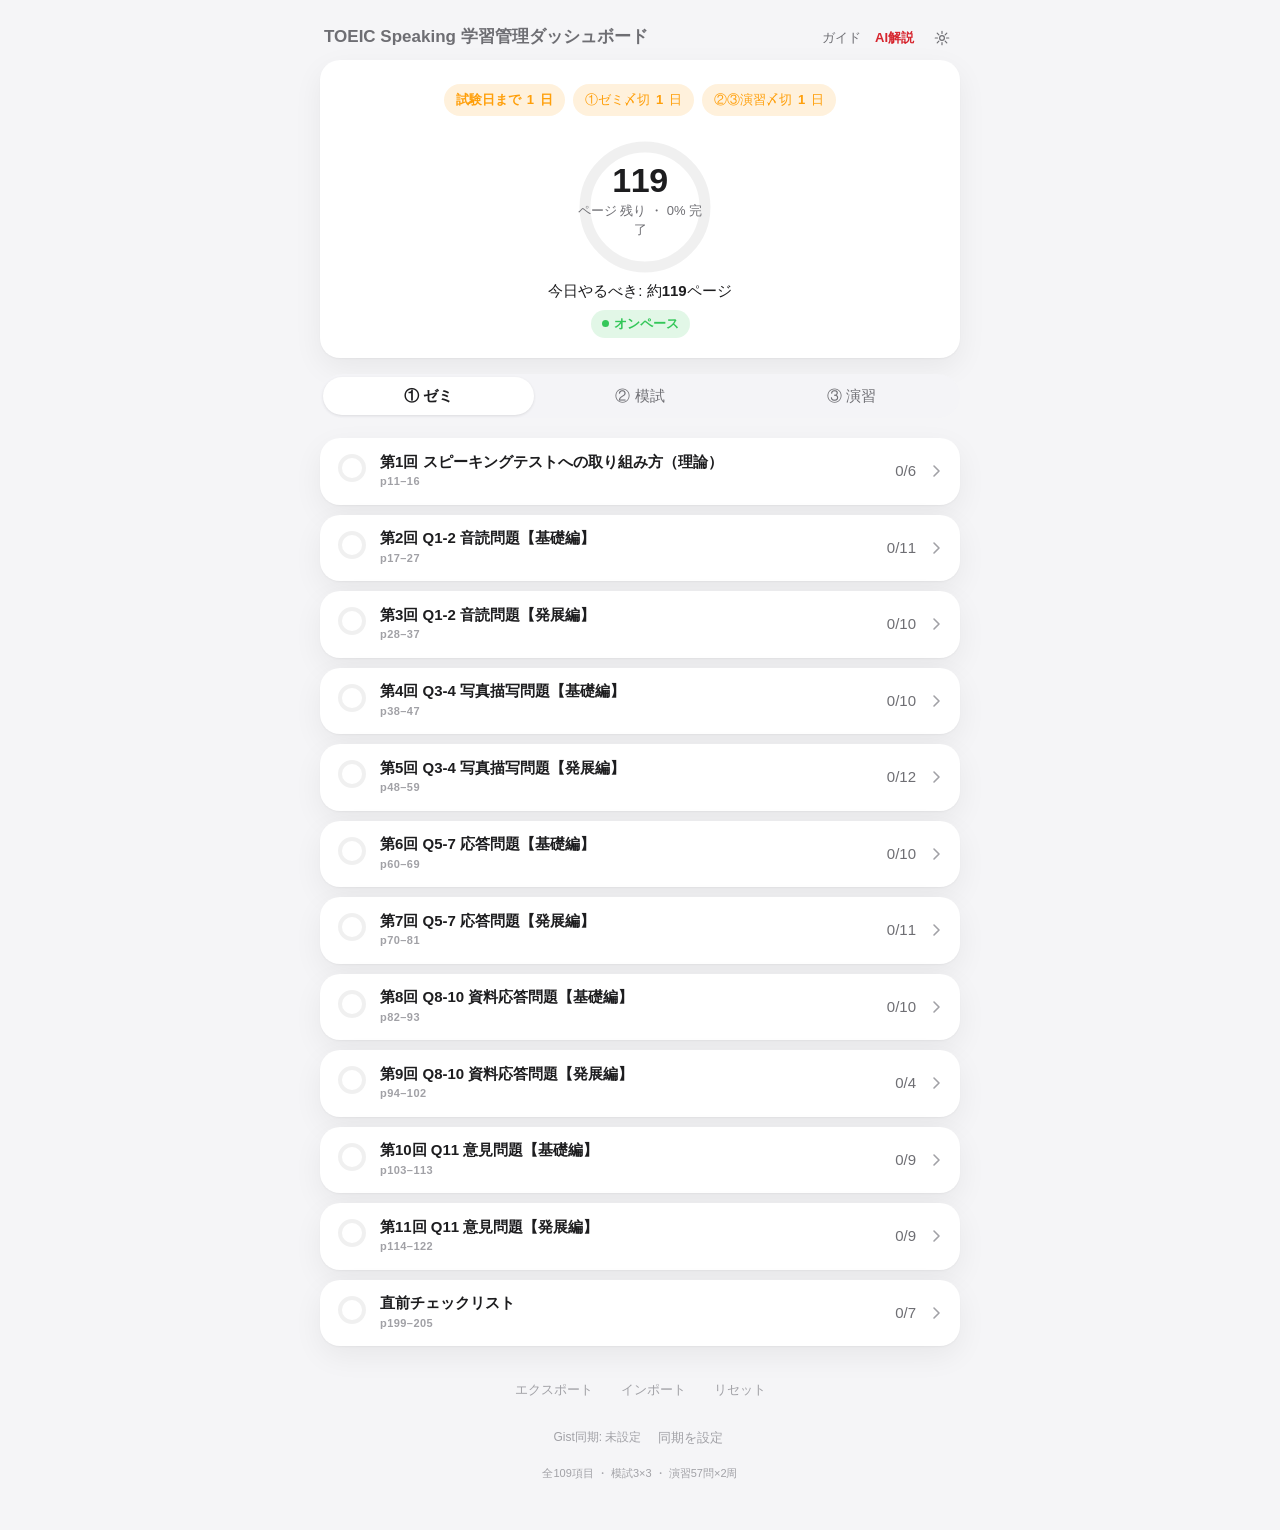
<file: index.html>
<!DOCTYPE html>
<html lang="ja">

<head>
  <meta charset="UTF-8">
  <meta name="viewport" content="width=device-width, initial-scale=1, viewport-fit=cover">
  <meta name="color-scheme" content="light dark">
  <title>TOEIC Speaking 学習管理ダッシュボード</title>
  <link rel="stylesheet" href="assets/styles.css">
</head>

<body>
  <main class="app" id="app">
    <!-- app.js が動的にレンダリングする。JS無効時のフォールバック文言のみ置く。 -->
    <noscript>
      <p style="padding:24px;text-align:center;">
        このダッシュボードの利用には JavaScript が必要です。
      </p>
    </noscript>
  </main>

  <!-- 非module・プレーンな defer スクリプト。読み込み順は data.js → app.js → sync.js。 -->
  <script defer src="assets/data.js"></script>
  <script defer src="assets/app.js"></script>
  <script defer src="assets/sync.js"></script>
</body>

</html>
</file>
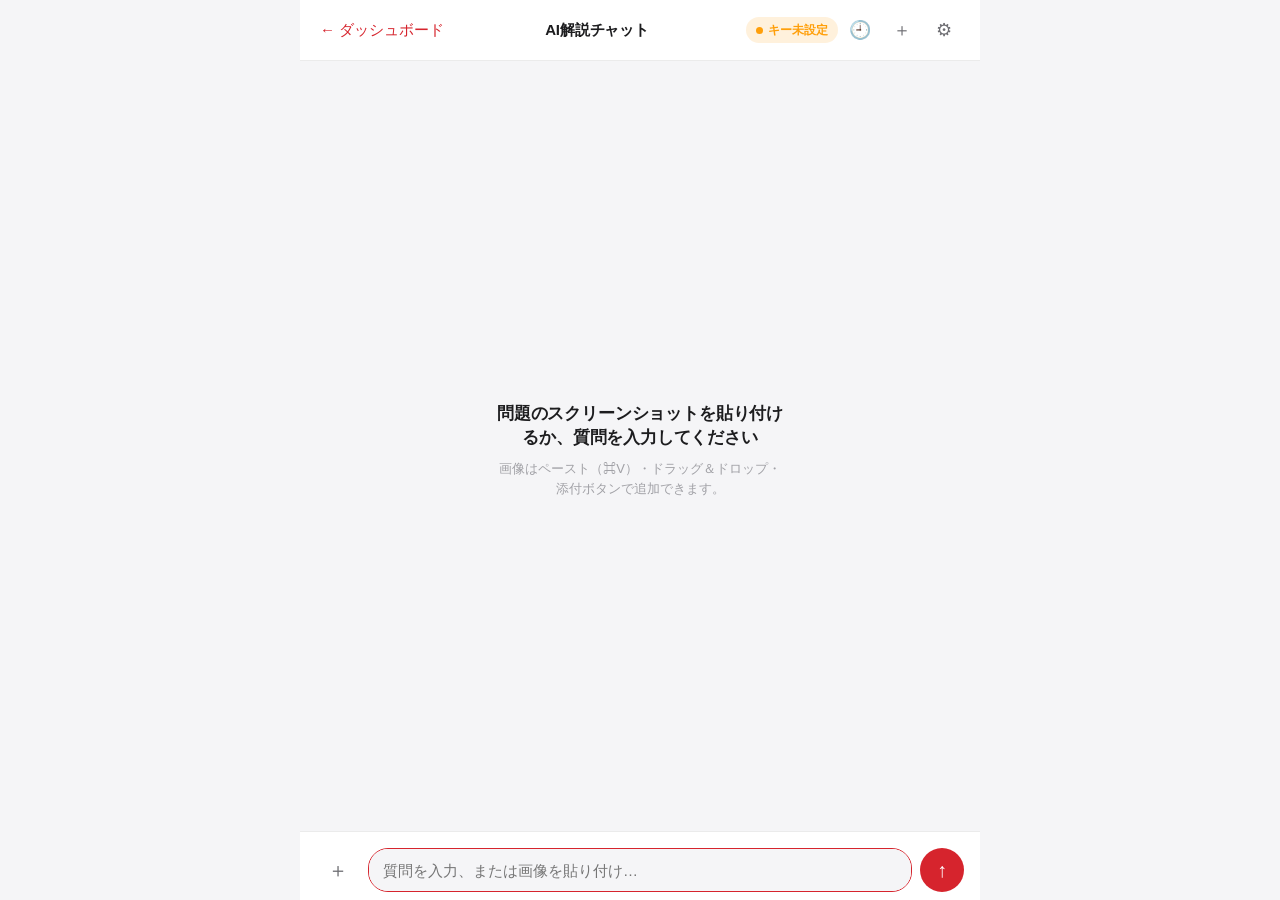
<file: chat.html>
<!DOCTYPE html>
<html lang="ja">

<head>
  <meta charset="UTF-8">
  <meta name="viewport" content="width=device-width, initial-scale=1, viewport-fit=cover">
  <meta name="color-scheme" content="light dark">
  <title>AI解説チャット — TOEIC Speaking 学習管理ダッシュボード</title>
  <link rel="stylesheet" href="assets/styles.css">
  <link rel="stylesheet" href="assets/chat.css">
</head>

<body>
  <div class="chat-shell">
    <!-- ヘッダ -->
    <header class="chat-header">
      <a class="chat-header__back" href="index.html">← ダッシュボード</a>
      <h1 class="chat-header__title">AI解説チャット</h1>
      <div class="chat-header__actions">
        <button type="button" id="connBadge" class="conn-badge conn-badge--nokey" aria-label="接続モード">
          <span class="conn-badge__dot"></span>キー未設定
        </button>
        <button type="button" id="historyBtn" class="icon-btn" aria-label="履歴">🕘</button>
        <button type="button" id="newBtn" class="icon-btn" aria-label="新しい質問">＋</button>
        <button type="button" id="settingsBtn" class="icon-btn" aria-label="設定">⚙︎</button>
      </div>
    </header>

    <!-- スレッド -->
    <main class="chat-thread" id="thread" aria-live="polite">
      <noscript>
        <p style="padding:24px;text-align:center;">このチャットの利用には JavaScript が必要です。</p>
      </noscript>
    </main>

    <!-- コンポーザ -->
    <div class="composer" id="composer">
      <div class="attach-preview" id="attachPreview" hidden></div>
      <div class="composer__row">
        <button type="button" id="imageBtn" class="composer__image-btn" aria-label="画像を添付">＋</button>
        <input type="file" id="fileInput" class="file-input-hidden" accept="image/*" multiple>
        <textarea id="composerInput" class="composer__input" rows="1"
          placeholder="質問を入力、または画像を貼り付け…" aria-label="メッセージ入力"></textarea>
        <button type="button" id="sendBtn" class="composer__send" aria-label="送信">↑</button>
      </div>
    </div>
  </div>

  <!-- 履歴シート -->
  <div class="sheet" id="historySheet" hidden role="dialog" aria-modal="true" aria-label="履歴">
    <div class="sheet__backdrop" id="historyBackdrop"></div>
    <div class="sheet__panel">
      <div class="sheet__head">
        <span class="sheet__title">履歴</span>
        <button type="button" id="historyClose" class="sheet__close" aria-label="閉じる">×</button>
      </div>
      <div class="history__list" id="historyList"></div>
    </div>
  </div>

  <!-- 設定モーダル -->
  <div class="modal" id="settingsModal" hidden role="dialog" aria-modal="true" aria-label="設定">
    <div class="modal__backdrop" id="settingsBackdrop"></div>
    <div class="modal__panel">
      <div class="modal__head">
        <span class="modal__title">設定</span>
        <button type="button" id="settingsClose" class="modal__close" aria-label="閉じる">×</button>
      </div>

      <div class="field">
        <span class="field__label">接続モード（自動判定）</span>
        <div class="field__mode-row">
          <span class="field__value" id="backendMode">検出中…</span>
          <button type="button" id="redetectBtn" class="btn btn--ghost btn--small">再検出</button>
        </div>
      </div>

      <div class="field">
        <label class="field__label" for="modelSelect">モデル</label>
        <select id="modelSelect" class="field__select">
          <option value="claude-opus-4-8">claude-opus-4-8（高精度・既定）</option>
          <option value="claude-sonnet-5">claude-sonnet-5（バランス）</option>
          <option value="claude-haiku-4-5">claude-haiku-4-5（高速・安価）</option>
        </select>
      </div>

      <div class="field">
        <label class="field__label" for="keyInput">Anthropic APIキー</label>
        <input type="password" id="keyInput" class="field__input" placeholder="sk-ant-…"
          autocomplete="off" spellcheck="false">
        <p class="field__mask" id="keyMask">現在: 未設定</p>
        <div class="field__btn-row">
          <button type="button" id="saveKeyBtn" class="btn btn--primary">保存</button>
          <button type="button" id="deleteKeyBtn" class="btn btn--danger">削除</button>
        </div>
      </div>

      <p class="field__note">キーはこの端末のブラウザにのみ保存されます。外部へ送信されるのは、AI解説の際に画像・質問がAnthropic（APIモード）またはローカルCLI（無料モード）へ渡るときのみです。</p>
    </div>
  </div>

  <!-- 画像原寸オーバーレイ -->
  <div class="image-overlay" id="imageOverlay" hidden></div>

  <!-- トースト -->
  <div class="toast" id="toast" role="status" aria-live="polite"></div>

  <!-- 非module・プレーンな defer スクリプト。読み込み順は db → api → render → app。 -->
  <script defer src="assets/chat-db.js"></script>
  <script defer src="assets/chat-api.js"></script>
  <script defer src="assets/chat-render.js"></script>
  <script defer src="assets/chat-app.js"></script>
</body>

</html>
</file>
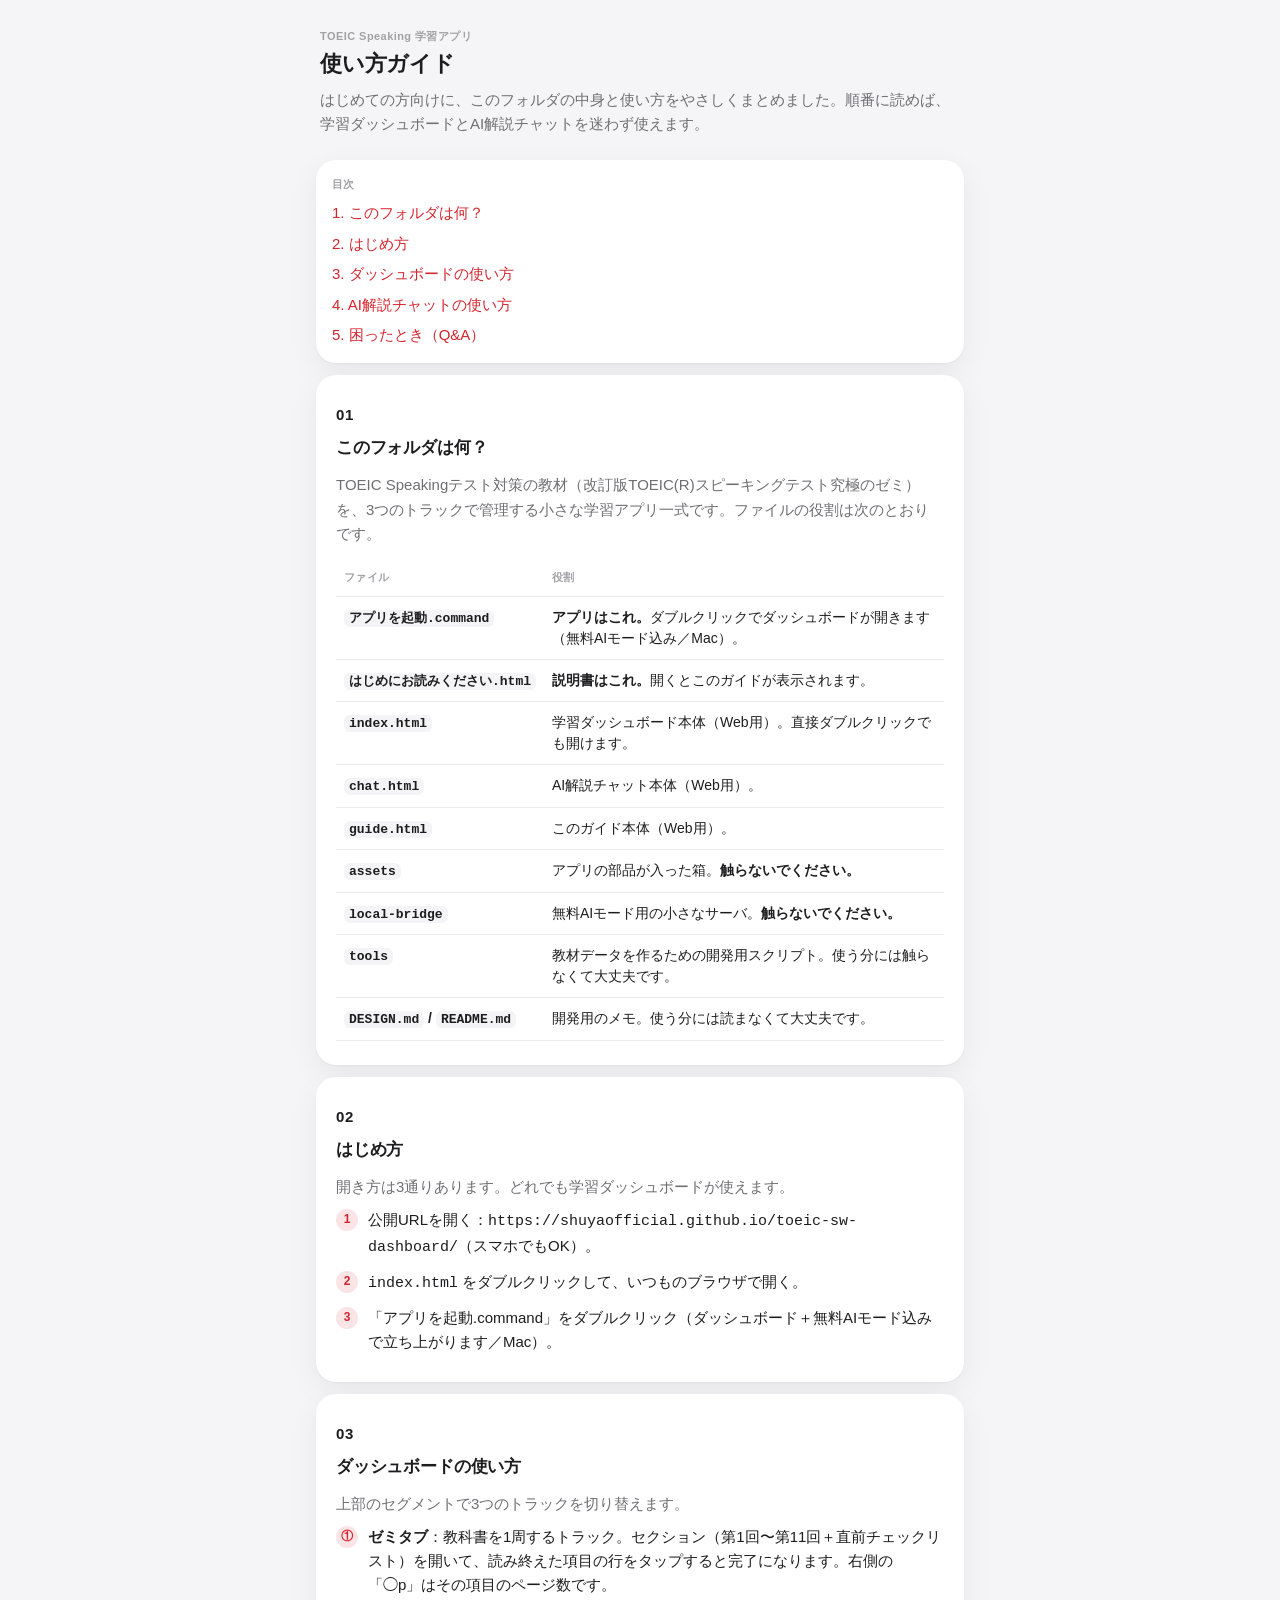
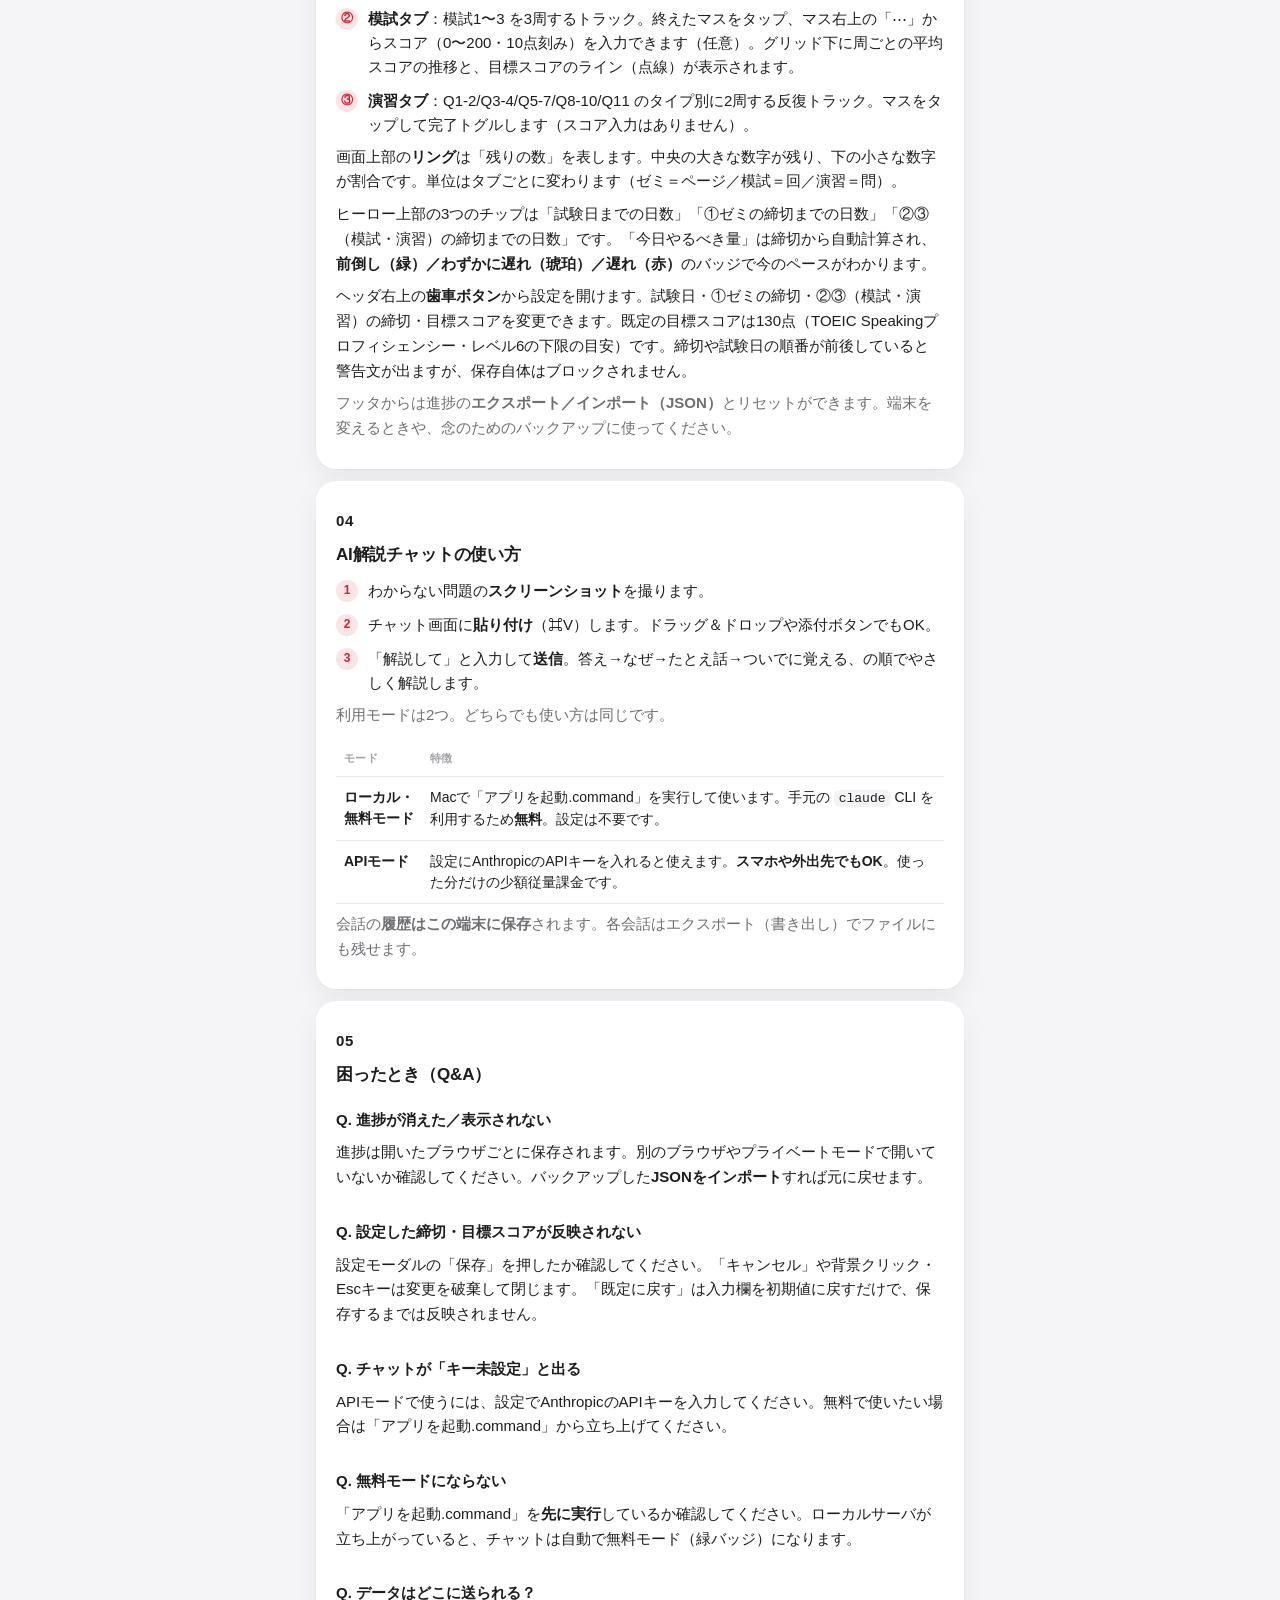
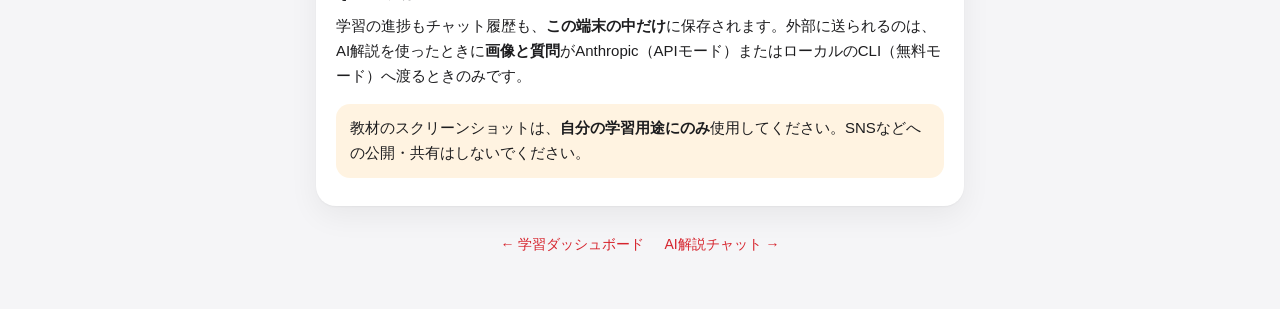
<file: guide.html>
<!DOCTYPE html>
<html lang="ja">

<head>
  <meta charset="UTF-8">
  <meta name="viewport" content="width=device-width, initial-scale=1, viewport-fit=cover">
  <meta name="color-scheme" content="light dark">
  <title>使い方ガイド — TOEIC Speaking 学習管理ダッシュボード</title>
  <link rel="stylesheet" href="assets/styles.css">
  <style>
    /* guide.html 固有の最小スタイル（styles.css のトークンを再利用） */
    .guide {
      max-width: var(--maxw);
      margin: 0 auto;
      padding: 8px var(--pad-page) 64px;
    }

    .guide__head {
      padding: 20px 4px 8px;
    }

    .guide__eyebrow {
      font-size: 11px;
      font-weight: 600;
      letter-spacing: 0.04em;
      color: var(--text-3);
    }

    .guide__title {
      font-size: 22px;
      font-weight: 700;
      letter-spacing: -0.01em;
      margin-top: 2px;
    }

    .guide__lead {
      margin-top: 8px;
      font-size: 15px;
      color: var(--text-2);
      line-height: 1.6;
    }

    .toc {
      margin: 16px 0 8px;
      padding: 16px;
    }

    .toc__title {
      font-size: 11px;
      font-weight: 600;
      letter-spacing: 0.04em;
      color: var(--text-3);
      margin-bottom: 10px;
    }

    .toc__list {
      list-style: none;
      display: flex;
      flex-direction: column;
      gap: 8px;
    }

    .toc__link {
      color: var(--accent);
      text-decoration: none;
      font-size: 15px;
    }

    .toc__link:hover {
      text-decoration: underline;
    }

    .g-section {
      margin-top: 12px;
      padding: 20px;
    }

    .g-section__num {
      font-size: 11px;
      font-weight: 600;
      letter-spacing: 0.04em;
      color: var(--text-3);
    }

    .g-section__title {
      font-size: 17px;
      font-weight: 700;
      letter-spacing: -0.01em;
      margin: 2px 0 12px;
    }

    .g-section p {
      font-size: 15px;
      line-height: 1.65;
      color: var(--text);
      margin: 8px 0;
    }

    .g-section p.muted {
      color: var(--text-2);
    }

    .g-list {
      list-style: none;
      display: flex;
      flex-direction: column;
      gap: 10px;
      margin: 8px 0;
    }

    .g-list li {
      display: flex;
      gap: 10px;
      font-size: 15px;
      line-height: 1.6;
    }

    .g-list__marker {
      flex: 0 0 auto;
      width: 22px;
      height: 22px;
      border-radius: 50%;
      background: var(--accent-soft);
      color: var(--accent);
      font-size: 12px;
      font-weight: 700;
      display: inline-flex;
      align-items: center;
      justify-content: center;
      margin-top: 1px;
    }

    .g-table {
      width: 100%;
      border-collapse: collapse;
      margin: 12px 0 4px;
      font-size: 14px;
    }

    .g-table th,
    .g-table td {
      text-align: left;
      padding: 10px 8px;
      border-bottom: 1px solid var(--separator);
      vertical-align: top;
      line-height: 1.5;
    }

    .g-table th {
      font-size: 11px;
      font-weight: 600;
      letter-spacing: 0.04em;
      color: var(--text-3);
    }

    .g-table td:first-child {
      font-weight: 600;
      white-space: nowrap;
    }

    .g-table code {
      font-family: ui-monospace, SFMono-Regular, Menlo, Consolas, monospace;
      font-size: 13px;
      padding: 1px 5px;
      border-radius: 6px;
      background: var(--surface-2);
    }

    .qa {
      display: flex;
      flex-direction: column;
      gap: 14px;
      margin-top: 8px;
    }

    .qa__q {
      font-size: 15px;
      font-weight: 600;
      color: var(--text);
    }

    .qa__a {
      font-size: 14px;
      color: var(--text-2);
      line-height: 1.6;
      margin-top: 3px;
    }

    .callout {
      margin-top: 12px;
      padding: 12px 14px;
      border-radius: var(--r-md);
      background: color-mix(in srgb, var(--warn) 12%, transparent);
      color: var(--text);
      font-size: 14px;
      line-height: 1.6;
    }

    .guide__foot {
      margin-top: 28px;
      display: flex;
      justify-content: center;
      gap: 20px;
      flex-wrap: wrap;
    }

    .guide__foot a {
      font-size: 14px;
      color: var(--accent);
      text-decoration: none;
    }

    .guide__foot a:hover {
      text-decoration: underline;
    }
  </style>
</head>

<body>
  <div class="guide">
    <header class="guide__head">
      <p class="guide__eyebrow">TOEIC Speaking 学習アプリ</p>
      <h1 class="guide__title">使い方ガイド</h1>
      <p class="guide__lead">はじめての方向けに、このフォルダの中身と使い方をやさしくまとめました。順番に読めば、学習ダッシュボードとAI解説チャットを迷わず使えます。</p>
    </header>

    <!-- 目次 -->
    <nav class="card toc" aria-label="目次">
      <p class="toc__title">目次</p>
      <ul class="toc__list">
        <li><a class="toc__link" href="#s1">1. このフォルダは何？</a></li>
        <li><a class="toc__link" href="#s2">2. はじめ方</a></li>
        <li><a class="toc__link" href="#s3">3. ダッシュボードの使い方</a></li>
        <li><a class="toc__link" href="#s4">4. AI解説チャットの使い方</a></li>
        <li><a class="toc__link" href="#s5">5. 困ったとき（Q&amp;A）</a></li>
      </ul>
    </nav>

    <!-- 1 -->
    <section class="card g-section" id="s1">
      <p class="g-section__num">01</p>
      <h2 class="g-section__title">このフォルダは何？</h2>
      <p class="muted">TOEIC Speakingテスト対策の教材（改訂版TOEIC(R)スピーキングテスト究極のゼミ）を、3つのトラックで管理する小さな学習アプリ一式です。ファイルの役割は次のとおりです。</p>
      <table class="g-table">
        <thead>
          <tr><th>ファイル</th><th>役割</th></tr>
        </thead>
        <tbody>
          <tr><td><code>アプリを起動.command</code></td><td><b>アプリはこれ。</b>ダブルクリックでダッシュボードが開きます（無料AIモード込み／Mac）。</td></tr>
          <tr><td><code>はじめにお読みください.html</code></td><td><b>説明書はこれ。</b>開くとこのガイドが表示されます。</td></tr>
          <tr><td><code>index.html</code></td><td>学習ダッシュボード本体（Web用）。直接ダブルクリックでも開けます。</td></tr>
          <tr><td><code>chat.html</code></td><td>AI解説チャット本体（Web用）。</td></tr>
          <tr><td><code>guide.html</code></td><td>このガイド本体（Web用）。</td></tr>
          <tr><td><code>assets</code></td><td>アプリの部品が入った箱。<b>触らないでください。</b></td></tr>
          <tr><td><code>local-bridge</code></td><td>無料AIモード用の小さなサーバ。<b>触らないでください。</b></td></tr>
          <tr><td><code>tools</code></td><td>教材データを作るための開発用スクリプト。使う分には触らなくて大丈夫です。</td></tr>
          <tr><td><code>DESIGN.md</code> / <code>README.md</code></td><td>開発用のメモ。使う分には読まなくて大丈夫です。</td></tr>
        </tbody>
      </table>
    </section>

    <!-- 2 -->
    <section class="card g-section" id="s2">
      <p class="g-section__num">02</p>
      <h2 class="g-section__title">はじめ方</h2>
      <p class="muted">開き方は3通りあります。どれでも学習ダッシュボードが使えます。</p>
      <ul class="g-list">
        <li><span class="g-list__marker">1</span><span>公開URLを開く：<code>https://shuyaofficial.github.io/toeic-sw-dashboard/</code>（スマホでもOK）。</span></li>
        <li><span class="g-list__marker">2</span><span><code>index.html</code> をダブルクリックして、いつものブラウザで開く。</span></li>
        <li><span class="g-list__marker">3</span><span>「アプリを起動.command」をダブルクリック（ダッシュボード＋無料AIモード込みで立ち上がります／Mac）。</span></li>
      </ul>
    </section>

    <!-- 3 -->
    <section class="card g-section" id="s3">
      <p class="g-section__num">03</p>
      <h2 class="g-section__title">ダッシュボードの使い方</h2>
      <p class="muted">上部のセグメントで3つのトラックを切り替えます。</p>
      <ul class="g-list">
        <li><span class="g-list__marker">①</span><span><b>ゼミタブ</b>：教科書を1周するトラック。セクション（第1回〜第11回＋直前チェックリスト）を開いて、読み終えた項目の行をタップすると完了になります。右側の「◯p」はその項目のページ数です。</span></li>
        <li><span class="g-list__marker">②</span><span><b>模試タブ</b>：模試1〜3 を3周するトラック。終えたマスをタップ、マス右上の「⋯」からスコア（0〜200・10点刻み）を入力できます（任意）。グリッド下に周ごとの平均スコアの推移と、目標スコアのライン（点線）が表示されます。</span></li>
        <li><span class="g-list__marker">③</span><span><b>演習タブ</b>：Q1-2/Q3-4/Q5-7/Q8-10/Q11 のタイプ別に2周する反復トラック。マスをタップして完了トグルします（スコア入力はありません）。</span></li>
      </ul>
      <p>画面上部の<b>リング</b>は「残りの数」を表します。中央の大きな数字が残り、下の小さな数字が割合です。単位はタブごとに変わります（ゼミ＝ページ／模試＝回／演習＝問）。</p>
      <p>ヒーロー上部の3つのチップは「試験日までの日数」「①ゼミの締切までの日数」「②③（模試・演習）の締切までの日数」です。「今日やるべき量」は締切から自動計算され、<b>前倒し（緑）／わずかに遅れ（琥珀）／遅れ（赤）</b>のバッジで今のペースがわかります。</p>
      <p>ヘッダ右上の<b>歯車ボタン</b>から設定を開けます。試験日・①ゼミの締切・②③（模試・演習）の締切・目標スコアを変更できます。既定の目標スコアは130点（TOEIC Speakingプロフィシェンシー・レベル6の下限の目安）です。締切や試験日の順番が前後していると警告文が出ますが、保存自体はブロックされません。</p>
      <p class="muted">フッタからは進捗の<b>エクスポート／インポート（JSON）</b>とリセットができます。端末を変えるときや、念のためのバックアップに使ってください。</p>
    </section>

    <!-- 4 -->
    <section class="card g-section" id="s4">
      <p class="g-section__num">04</p>
      <h2 class="g-section__title">AI解説チャットの使い方</h2>
      <ul class="g-list">
        <li><span class="g-list__marker">1</span><span>わからない問題の<b>スクリーンショット</b>を撮ります。</span></li>
        <li><span class="g-list__marker">2</span><span>チャット画面に<b>貼り付け</b>（⌘V）します。ドラッグ＆ドロップや添付ボタンでもOK。</span></li>
        <li><span class="g-list__marker">3</span><span>「解説して」と入力して<b>送信</b>。答え→なぜ→たとえ話→ついでに覚える、の順でやさしく解説します。</span></li>
      </ul>
      <p class="muted">利用モードは2つ。どちらでも使い方は同じです。</p>
      <table class="g-table">
        <thead>
          <tr><th>モード</th><th>特徴</th></tr>
        </thead>
        <tbody>
          <tr>
            <td>ローカル・<br>無料モード</td>
            <td>Macで「アプリを起動.command」を実行して使います。手元の <code>claude</code> CLI を利用するため<b>無料</b>。設定は不要です。</td>
          </tr>
          <tr>
            <td>APIモード</td>
            <td>設定にAnthropicのAPIキーを入れると使えます。<b>スマホや外出先でもOK</b>。使った分だけの少額従量課金です。</td>
          </tr>
        </tbody>
      </table>
      <p class="muted">会話の<b>履歴はこの端末に保存</b>されます。各会話はエクスポート（書き出し）でファイルにも残せます。</p>
    </section>

    <!-- 5 -->
    <section class="card g-section" id="s5">
      <p class="g-section__num">05</p>
      <h2 class="g-section__title">困ったとき（Q&amp;A）</h2>
      <div class="qa">
        <div>
          <p class="qa__q">Q. 進捗が消えた／表示されない</p>
          <p class="qa__a">進捗は開いたブラウザごとに保存されます。別のブラウザやプライベートモードで開いていないか確認してください。バックアップした<b>JSONをインポート</b>すれば元に戻せます。</p>
        </div>
        <div>
          <p class="qa__q">Q. 設定した締切・目標スコアが反映されない</p>
          <p class="qa__a">設定モーダルの「保存」を押したか確認してください。「キャンセル」や背景クリック・Escキーは変更を破棄して閉じます。「既定に戻す」は入力欄を初期値に戻すだけで、保存するまでは反映されません。</p>
        </div>
        <div>
          <p class="qa__q">Q. チャットが「キー未設定」と出る</p>
          <p class="qa__a">APIモードで使うには、設定でAnthropicのAPIキーを入力してください。無料で使いたい場合は「アプリを起動.command」から立ち上げてください。</p>
        </div>
        <div>
          <p class="qa__q">Q. 無料モードにならない</p>
          <p class="qa__a">「アプリを起動.command」を<b>先に実行</b>しているか確認してください。ローカルサーバが立ち上がっていると、チャットは自動で無料モード（緑バッジ）になります。</p>
        </div>
        <div>
          <p class="qa__q">Q. データはどこに送られる？</p>
          <p class="qa__a">学習の進捗もチャット履歴も、<b>この端末の中だけ</b>に保存されます。外部に送られるのは、AI解説を使ったときに<b>画像と質問</b>がAnthropic（APIモード）またはローカルのCLI（無料モード）へ渡るときのみです。</p>
        </div>
      </div>
      <p class="callout">教材のスクリーンショットは、<b>自分の学習用途にのみ</b>使用してください。SNSなどへの公開・共有はしないでください。</p>
    </section>

    <!-- フッタ -->
    <nav class="guide__foot" aria-label="移動">
      <a href="index.html">← 学習ダッシュボード</a>
      <a href="chat.html">AI解説チャット →</a>
    </nav>
  </div>
</body>

</html>
</file>
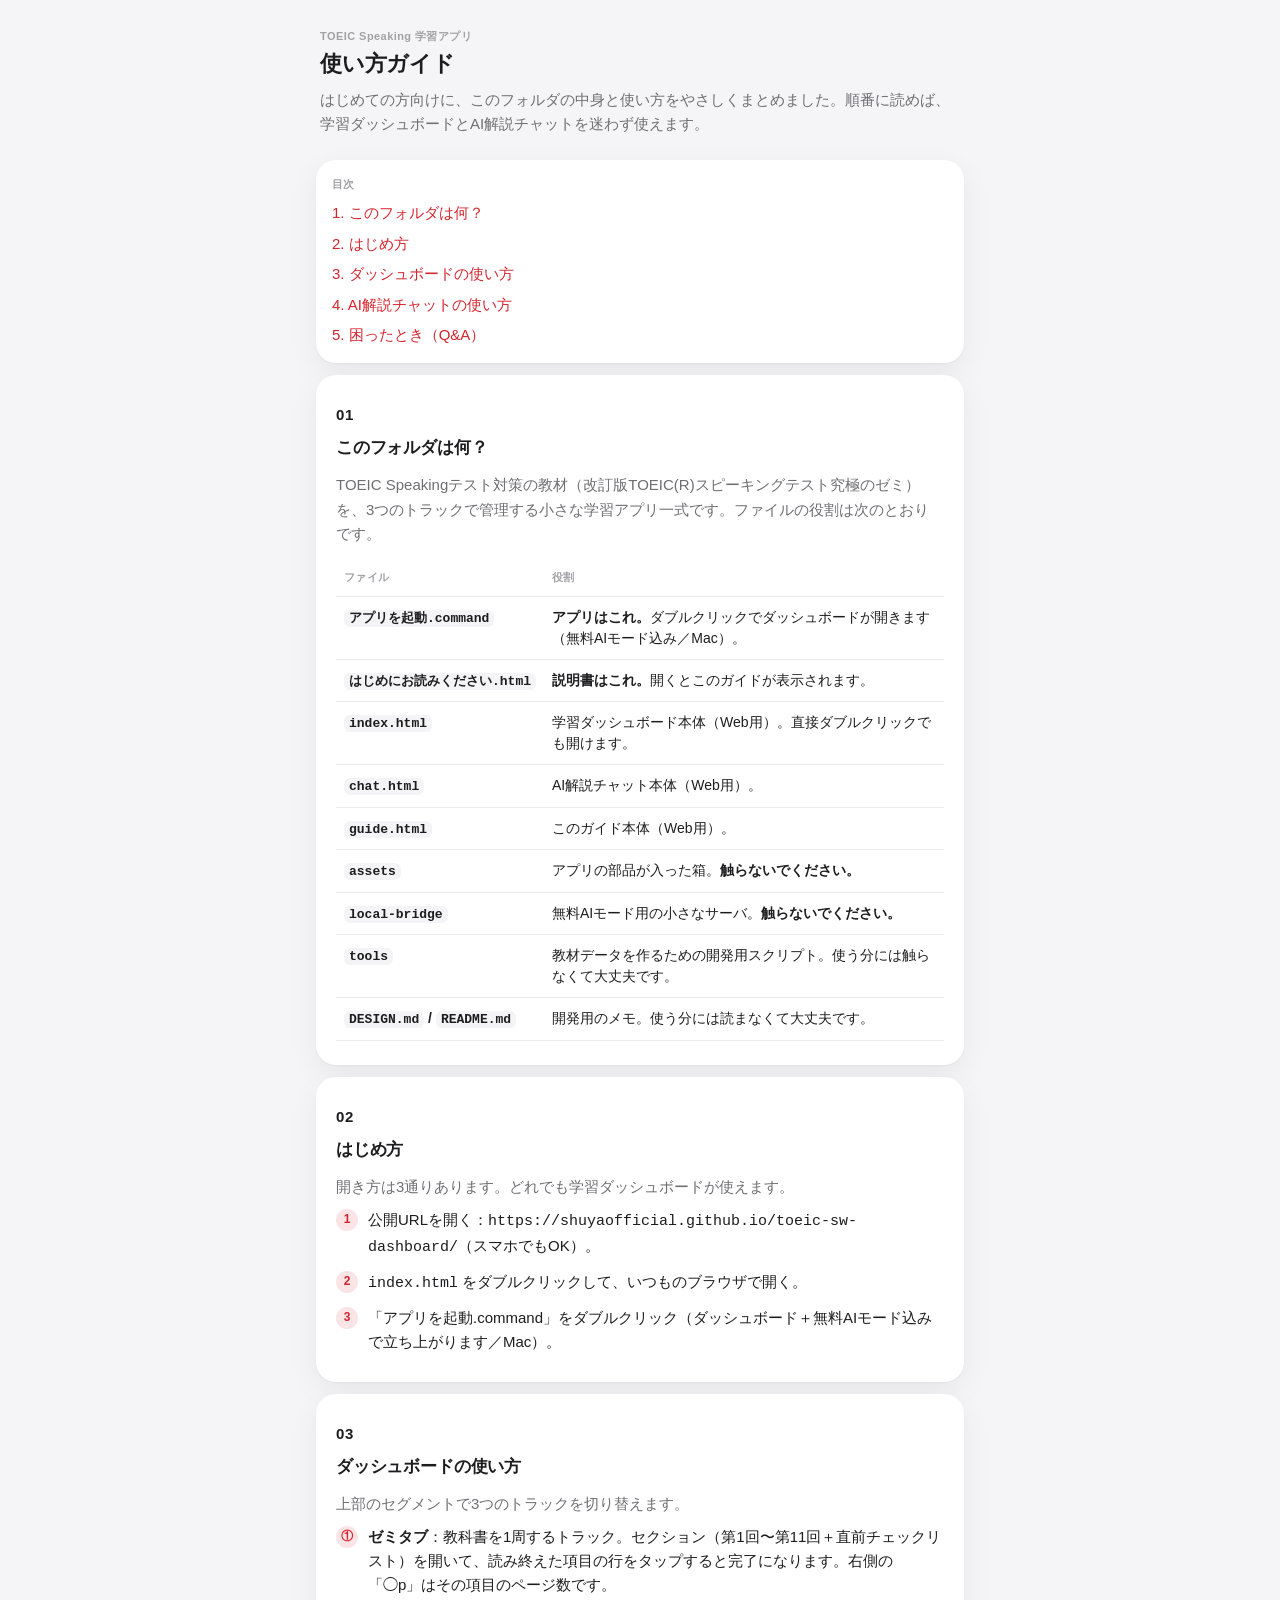
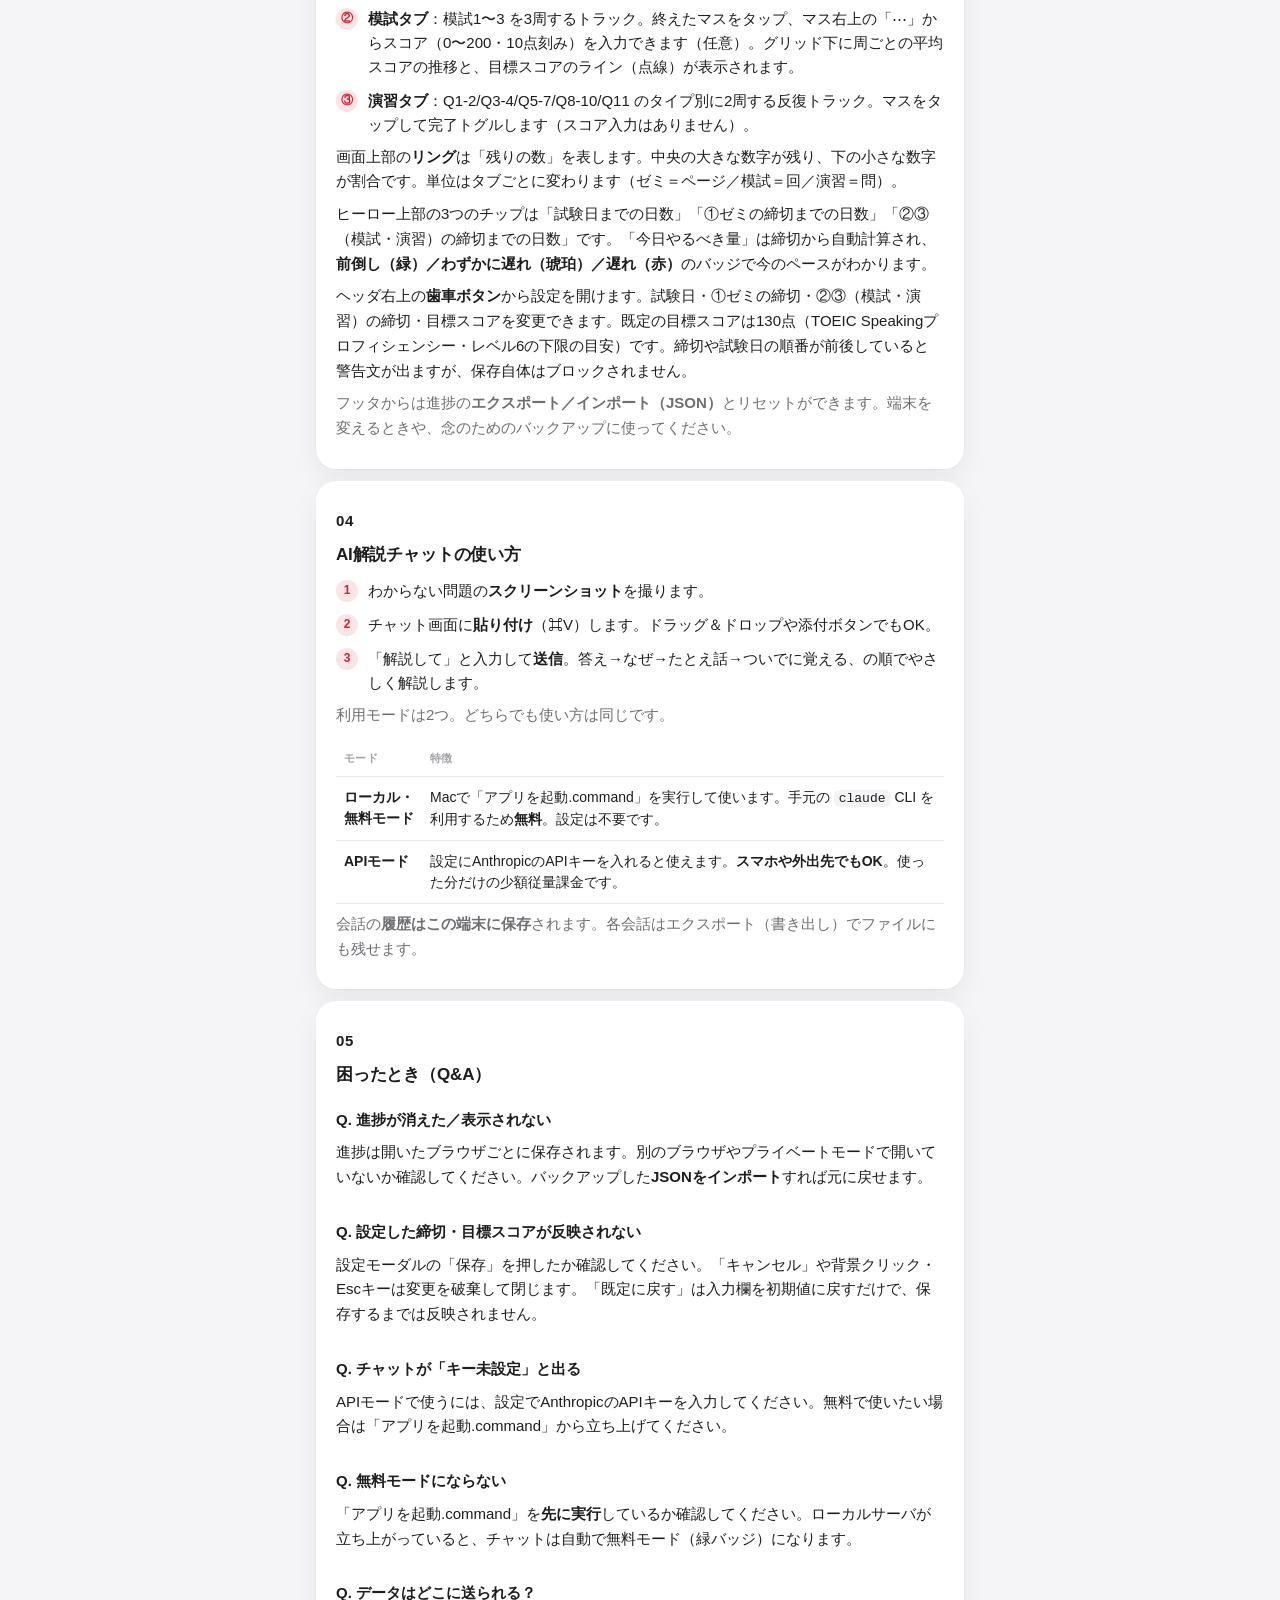
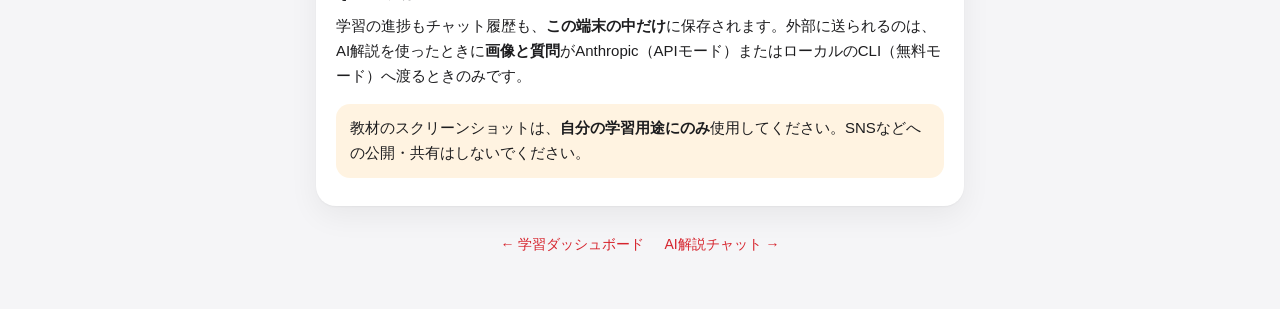
<file: はじめにお読みください.html>
<!DOCTYPE html>
<html lang="ja">

<head>
  <meta charset="UTF-8">
  <meta name="viewport" content="width=device-width, initial-scale=1">
  <!-- Finder から迷わず説明書へたどり着くための入口。実体は guide.html。 -->
  <meta http-equiv="refresh" content="0; url=guide.html">
  <title>使い方ガイドへ移動中 — TOEIC Speaking 学習管理ダッシュボード</title>
</head>

<body>
  <p style="font-family: -apple-system, 'Hiragino Sans', sans-serif; padding: 24px; text-align: center;">
    使い方ガイドを開いています… 自動で移動しない場合は
    <a href="guide.html">こちら</a>をタップしてください。
  </p>
</body>

</html>
</file>
<file: assets/styles.css>
/* ===========================================================================
   TOEIC Speaking 学習管理ダッシュボード — styles.css
   DESIGN.md のトークンをそのまま実装。外部依存ゼロ。
   =========================================================================== */

:root {
  color-scheme: light dark;
  --bg: #F5F5F7;
  --surface: #FFFFFF;
  --surface-2: #F4F4F7;
  --text: #1D1D1F;
  --text-2: #6E6E73;
  --text-3: #A1A1A6;
  --separator: rgba(0, 0, 0, 0.08);
  --accent: #D6242D;
  --accent-soft: rgba(214, 36, 45, 0.12);
  --success: #34C759;
  --warn: #FF9F0A;
  --danger: #FF3B30;
  --ring-track: rgba(0, 0, 0, 0.06);
  --shadow-card: 0 1px 2px rgba(0, 0, 0, .04), 0 10px 30px rgba(0, 0, 0, .06);

  --font: -apple-system, BlinkMacSystemFont, "Segoe UI", Roboto,
    "Hiragino Sans", "Noto Sans JP", sans-serif;

  --ease-out: cubic-bezier(.22, .61, .36, 1);
  --ease-spring: cubic-bezier(.34, 1.56, .64, 1);
  --dur-fast: 180ms;
  --dur: 280ms;
  --dur-slow: 460ms;

  --r-sm: 10px;
  --r-md: 14px;
  --r-lg: 20px;
  --r-pill: 999px;

  --pad-page: 16px;
  --maxw: 680px;
}

@media (prefers-color-scheme: dark) {
  :root {
    --bg: #000000;
    --surface: #1C1C1E;
    --surface-2: #2C2C2E;
    --text: #F5F5F7;
    --text-2: #AEAEB2;
    --text-3: #6E6E73;
    --separator: rgba(255, 255, 255, 0.10);
    --accent: #E85960;
    --accent-soft: rgba(232, 89, 96, 0.18);
    --success: #30D158;
    --warn: #FFD60A;
    --danger: #FF453A;
    --ring-track: rgba(255, 255, 255, 0.12);
    --shadow-card: none;
  }
}

/* --- reset ---------------------------------------------------------------- */
* {
  box-sizing: border-box;
  margin: 0;
  padding: 0;
}

html {
  -webkit-text-size-adjust: 100%;
}

body {
  font-family: var(--font);
  font-size: 15px;
  line-height: 1.5;
  color: var(--text);
  background: var(--bg);
  -webkit-font-smoothing: antialiased;
  text-rendering: optimizeLegibility;
  padding:
    env(safe-area-inset-top) env(safe-area-inset-right)
    env(safe-area-inset-bottom) env(safe-area-inset-left);
}

button {
  font: inherit;
  color: inherit;
  background: none;
  border: none;
  cursor: pointer;
}

.num {
  font-variant-numeric: tabular-nums;
  font-feature-settings: "tnum";
}

.visually-hidden {
  position: absolute;
  width: 1px;
  height: 1px;
  padding: 0;
  margin: -1px;
  overflow: hidden;
  clip: rect(0, 0, 0, 0);
  white-space: nowrap;
  border: 0;
}

:focus-visible {
  outline: 2px solid var(--accent);
  outline-offset: 2px;
  border-radius: 6px;
}

/* --- layout --------------------------------------------------------------- */
.app {
  max-width: var(--maxw);
  margin: 0 auto;
  padding: 8px var(--pad-page) 48px;
}

@media (min-width: 480px) {
  .app {
    --pad-page: 20px;
  }
}

/* --- header --------------------------------------------------------------- */
.header {
  display: flex;
  align-items: baseline;
  justify-content: space-between;
  gap: 12px;
  padding: 16px 4px 8px;
}

.header__title {
  font-size: 17px;
  font-weight: 600;
  letter-spacing: 0;
  color: var(--text-2);
}

.header__nav {
  display: flex;
  align-items: center;
  gap: 14px;
  flex: 0 0 auto;
}

.header__link {
  font-size: 13px;
  color: var(--text-2);
  text-decoration: none;
  transition: color var(--dur-fast) var(--ease-out);
}

.header__link:hover {
  color: var(--accent);
}

.header__link--accent {
  color: var(--accent);
  font-weight: 600;
}

.header__icon-btn {
  display: flex;
  align-items: center;
  justify-content: center;
  width: 28px;
  height: 28px;
  border-radius: 50%;
  color: var(--text-2);
  transition: color var(--dur-fast) var(--ease-out),
    background var(--dur-fast) var(--ease-out);
}

.header__icon-btn:hover {
  color: var(--accent);
  background: var(--surface-2);
}

.header__gear {
  width: 18px;
  height: 18px;
}

/* --- card ----------------------------------------------------------------- */
.card {
  background: var(--surface);
  border-radius: var(--r-lg);
  box-shadow: var(--shadow-card);
}

@media (prefers-color-scheme: dark) {
  .card {
    border: 1px solid var(--separator);
  }
}

/* --- hero ----------------------------------------------------------------- */
.hero {
  padding: 24px 20px 20px;
  margin-bottom: 16px;
  text-align: center;
}

.hero__chips {
  display: flex;
  justify-content: center;
  flex-wrap: wrap;
  gap: 8px;
  margin-bottom: 20px;
}

.chip {
  display: inline-flex;
  align-items: center;
  gap: 6px;
  padding: 6px 12px;
  border-radius: var(--r-pill);
  background: var(--surface-2);
  font-size: 13px;
  color: var(--text-2);
  white-space: nowrap;
}

.chip__days {
  font-weight: 700;
  font-variant-numeric: tabular-nums;
}

.chip--normal {
  color: var(--text-2);
}

.chip--warn {
  color: var(--warn);
  background: color-mix(in srgb, var(--warn) 14%, transparent);
}

.chip--danger {
  color: var(--danger);
  background: color-mix(in srgb, var(--danger) 14%, transparent);
}

/* 試験日チップの専用スタイル（通常時のみ強調。warn/dangerの緊急度色は優先） */
.chip--exam {
  font-weight: 700;
}

.chip--exam.chip--normal {
  color: var(--accent);
  background: var(--accent-soft);
}

.hero__ring {
  position: relative;
  width: 132px;
  height: 132px;
  margin: 4px auto 8px;
}

.hero__ring-center {
  position: absolute;
  inset: 0;
  display: flex;
  flex-direction: column;
  align-items: center;
  justify-content: center;
  gap: 2px;
}

.hero__big {
  font-size: 34px;
  font-weight: 700;
  letter-spacing: -0.01em;
  line-height: 1.05;
  font-variant-numeric: tabular-nums;
}

.hero__pct {
  font-size: 13px;
  color: var(--text-2);
  font-variant-numeric: tabular-nums;
}

.hero__today {
  margin-top: 12px;
  display: flex;
  flex-direction: column;
  align-items: center;
  gap: 8px;
}

.hero__today-line {
  font-size: 15px;
  color: var(--text);
}

.hero__today-line b {
  font-weight: 700;
  font-variant-numeric: tabular-nums;
}

.badge {
  display: inline-flex;
  align-items: center;
  gap: 5px;
  padding: 4px 11px;
  border-radius: var(--r-pill);
  font-size: 13px;
  font-weight: 600;
}

.badge__dot {
  width: 7px;
  height: 7px;
  border-radius: 50%;
  background: currentColor;
}

.badge--success {
  color: var(--success);
  background: color-mix(in srgb, var(--success) 14%, transparent);
}

.badge--warn {
  color: var(--warn);
  background: color-mix(in srgb, var(--warn) 14%, transparent);
}

.badge--danger {
  color: var(--danger);
  background: color-mix(in srgb, var(--danger) 14%, transparent);
}

/* --- ring (svg) ----------------------------------------------------------- */
.ring {
  transform: rotate(-90deg);
}

.ring__track {
  fill: none;
  stroke: var(--ring-track);
}

.ring__progress {
  fill: none;
  stroke: var(--accent);
  stroke-linecap: round;
  transition: stroke-dashoffset var(--dur-slow) var(--ease-out),
    stroke var(--dur) var(--ease-out);
}

.ring__progress.is-complete {
  stroke: var(--success);
}

/* --- segmented control（① ゼミ / ② 模試 / ③ 演習） ------------------------ */
.segmented {
  position: relative;
  display: grid;
  grid-template-columns: 1fr 1fr 1fr;
  gap: 0;
  padding: 3px;
  margin-bottom: 20px;
  background: var(--surface-2);
  border-radius: var(--r-pill);
}

.segmented__pill {
  position: absolute;
  top: 3px;
  left: 3px;
  bottom: 3px;
  width: calc(33.333% - 2px);
  border-radius: var(--r-pill);
  background: var(--surface);
  box-shadow: 0 1px 3px rgba(0, 0, 0, .10);
  transform: translateX(0);
  transition: transform var(--dur) var(--ease-out);
}

@media (prefers-color-scheme: dark) {
  .segmented__pill {
    background: var(--surface);
    box-shadow: 0 1px 3px rgba(0, 0, 0, .4);
  }
}

.segmented[data-active="mock"] .segmented__pill {
  transform: translateX(100%);
}

.segmented[data-active="drill"] .segmented__pill {
  transform: translateX(200%);
}

.segmented__btn {
  position: relative;
  z-index: 1;
  padding: 8px 4px;
  border-radius: var(--r-pill);
  font-size: 15px;
  font-weight: 400;
  color: var(--text-2);
  transition: color var(--dur) var(--ease-out);
}

.segmented__btn[aria-selected="true"] {
  font-weight: 600;
  color: var(--text);
}

/* --- tab panels ----------------------------------------------------------- */
.panel {
  display: block;
}

.panel[hidden] {
  display: none;
}

/* --- section cards (① ゼミ) ----------------------------------------------- */
.sections {
  display: flex;
  flex-direction: column;
  gap: 10px;
}

.section {
  overflow: hidden;
}

.section__header {
  display: flex;
  align-items: center;
  gap: 12px;
  width: 100%;
  padding: 14px 16px;
  text-align: left;
}

.section__ring {
  flex: 0 0 auto;
}

.section__title {
  flex: 1 1 auto;
  min-width: 0;
  display: flex;
  flex-direction: column;
  gap: 2px;
}

.section__name {
  font-size: 15px;
  font-weight: 600;
  letter-spacing: 0;
  line-height: 1.25;
}

.section__note {
  font-size: 11px;
  font-weight: 600;
  letter-spacing: 0.04em;
  color: var(--text-3);
  text-transform: none;
}

.section__count {
  flex: 0 0 auto;
  font-size: 15px;
  color: var(--text-2);
  font-variant-numeric: tabular-nums;
}

.section__chevron {
  flex: 0 0 auto;
  width: 16px;
  height: 16px;
  color: var(--text-3);
  transition: transform var(--dur) var(--ease-out);
}

.section[data-open="true"] .section__chevron {
  transform: rotate(90deg);
}

.section__body {
  display: grid;
  grid-template-rows: 0fr;
  transition: grid-template-rows var(--dur) var(--ease-out);
}

.section[data-open="true"] .section__body {
  grid-template-rows: 1fr;
}

.section__body-inner {
  overflow: hidden;
}

.items {
  border-top: 1px solid var(--separator);
  padding: 4px 0;
}

/* --- item row（① ゼミの1項目） --------------------------------------------- */
.item {
  display: flex;
  align-items: center;
  gap: 12px;
  width: 100%;
  min-height: 44px;
  padding: 8px 16px;
  text-align: left;
  transition: opacity var(--dur) var(--ease-out);
}

.item[aria-checked="true"] {
  opacity: 0.55;
}

.item__title {
  flex: 1 1 auto;
  min-width: 0;
  font-size: 15px;
  line-height: 1.35;
}

.item__badge {
  flex: 0 0 auto;
  font-size: 13px;
  color: var(--text-3);
  font-variant-numeric: tabular-nums;
}

/* --- checkbox (round) ----------------------------------------------------- */
.check {
  flex: 0 0 auto;
  width: 24px;
  height: 24px;
  display: block;
}

.check__box {
  fill: none;
  stroke: var(--text-3);
  stroke-width: 1.6;
  transition: fill var(--dur) var(--ease-out),
    stroke var(--dur) var(--ease-out);
  transform-origin: center;
}

.check__mark {
  fill: none;
  stroke: #fff;
  stroke-width: 2.2;
  stroke-linecap: round;
  stroke-linejoin: round;
  stroke-dasharray: 20;
  stroke-dashoffset: 20;
  transition: stroke-dashoffset var(--dur) var(--ease-out);
}

[aria-checked="true"] .check__box {
  fill: var(--success);
  stroke: var(--success);
  animation: check-pop var(--dur) var(--ease-spring);
}

[aria-checked="true"] .check__mark {
  stroke-dashoffset: 0;
}

@keyframes check-pop {
  0% { transform: scale(0.9); }
  100% { transform: scale(1); }
}

/* --- grid (② 模試 / ③ 演習) ------------------------------------------------ */
.mock,
.drill {
  padding: 16px;
}

.grid {
  display: grid;
  gap: 8px;
  align-items: stretch;
}

.mock__grid {
  grid-template-columns: minmax(0, 1.4fr) repeat(3, 1fr);
}

.drill__grid {
  grid-template-columns: minmax(0, 1.4fr) repeat(2, 1fr);
}

.grid__col-head,
.grid__row-head {
  display: flex;
  flex-direction: column;
  justify-content: center;
}

.grid__col-head {
  align-items: center;
  font-size: 11px;
  font-weight: 600;
  letter-spacing: 0.04em;
  color: var(--text-3);
  padding-bottom: 4px;
}

.grid__corner {
  /* empty top-left cell */
}

.grid__row-head {
  padding-right: 8px;
}

.grid__row-name {
  font-size: 15px;
  font-weight: 600;
  line-height: 1.2;
}

.grid__row-sub {
  font-size: 11px;
  color: var(--text-3);
  font-variant-numeric: tabular-nums;
}

.cell {
  position: relative;
  aspect-ratio: 1 / 1;
  min-height: 48px;
  border-radius: var(--r-md);
  border: 1.5px solid var(--separator);
  background: transparent;
  display: flex;
  align-items: center;
  justify-content: center;
  transition: background var(--dur) var(--ease-out),
    border-color var(--dur) var(--ease-out);
}

.cell[aria-checked="true"] {
  background: var(--accent-soft);
  border-color: transparent;
}

.cell__mark {
  width: 20px;
  height: 20px;
  color: var(--accent);
  opacity: 0;
  transform: scale(0.8);
  transition: opacity var(--dur) var(--ease-out),
    transform var(--dur) var(--ease-spring);
}

.cell[aria-checked="true"] .cell__mark {
  opacity: 1;
  transform: scale(1);
}

.cell[data-has-score="true"] .cell__mark {
  display: none;
}

.cell__score {
  font-size: 15px;
  font-weight: 700;
  font-variant-numeric: tabular-nums;
  display: none;
}

.cell[data-has-score="true"] .cell__score {
  display: block;
}

.cell__score--pass {
  color: var(--success);
}

.cell__score--fail {
  color: var(--warn);
}

.cell__info {
  position: absolute;
  top: 2px;
  right: 4px;
  width: 20px;
  height: 20px;
  display: flex;
  align-items: center;
  justify-content: center;
  font-size: 15px;
  line-height: 1;
  color: var(--text-3);
  border-radius: 50%;
}

.cell__info:hover {
  color: var(--text-2);
}

/* --- score chart (② 模試) -------------------------------------------------- */
.mock__chart {
  margin-top: 20px;
  padding-top: 16px;
  border-top: 1px solid var(--separator);
}

.mock__chart-head {
  font-size: 11px;
  font-weight: 600;
  letter-spacing: 0.04em;
  color: var(--text-3);
  margin-bottom: 8px;
}

.chart {
  display: block;
  width: 100%;
  height: auto;
}

.chart__line {
  fill: none;
  stroke: var(--accent);
  stroke-width: 2;
  stroke-linecap: round;
  stroke-linejoin: round;
}

.chart__pass {
  stroke: var(--text-3);
  stroke-width: 1;
  stroke-dasharray: 3 4;
}

.chart__dot {
  fill: var(--accent);
}

.chart__label {
  font-size: 10px;
  fill: var(--text-3);
  font-variant-numeric: tabular-nums;
}

.chart__empty {
  font-size: 13px;
  color: var(--text-3);
  text-align: center;
  padding: 12px 0;
}

/* --- footer --------------------------------------------------------------- */
.footer {
  margin-top: 28px;
  display: flex;
  justify-content: center;
  gap: 20px;
  flex-wrap: wrap;
}

.footer__btn {
  font-size: 13px;
  color: var(--text-3);
  padding: 6px 4px;
  border-radius: var(--r-sm);
  transition: color var(--dur-fast) var(--ease-out);
}

.footer__btn:hover {
  color: var(--accent);
}

.footer__meta {
  margin-top: 12px;
  text-align: center;
  font-size: 11px;
  color: var(--text-3);
  font-variant-numeric: tabular-nums;
}

/* --- sync (Gist 同期) ------------------------------------------------------ */
.sync {
  margin-top: 16px;
  display: flex;
  align-items: center;
  justify-content: center;
  gap: 12px;
  flex-wrap: wrap;
}

.sync__status {
  font-size: 12px;
  color: var(--text-3);
}

.sync__status--error {
  color: var(--danger);
}

.sync__input {
  width: 100%;
  max-width: 320px;
  font-size: 14px;
  padding: 8px 10px;
  border-radius: var(--r-sm);
  border: 1px solid var(--separator);
  background: var(--surface-2);
  color: var(--text);
}

.sync__actions {
  display: flex;
  gap: 12px;
}

.sync__help,
.sync__error {
  width: 100%;
  max-width: 320px;
  font-size: 11px;
  text-align: center;
  margin: 0;
  color: var(--text-3);
}

.sync__error {
  color: var(--danger);
}

/* --- 設定モーダル ----------------------------------------------------------- */
.modal {
  position: fixed;
  inset: 0;
  z-index: 100;
  display: flex;
  align-items: flex-end;
  justify-content: center;
}

@media (min-width: 480px) {
  .modal {
    align-items: center;
  }
}

.modal__backdrop {
  position: absolute;
  inset: 0;
  background: rgba(0, 0, 0, 0.4);
}

.modal__panel {
  position: relative;
  width: 100%;
  max-width: 420px;
  max-height: min(86vh, 640px);
  overflow-y: auto;
  background: var(--surface);
  border-radius: var(--r-lg) var(--r-lg) 0 0;
  box-shadow: 0 -4px 24px rgba(0, 0, 0, .18);
  padding: 20px;
  padding-bottom: calc(20px + env(safe-area-inset-bottom));
}

@media (min-width: 480px) {
  .modal__panel {
    border-radius: var(--r-lg);
    box-shadow: 0 10px 40px rgba(0, 0, 0, .25);
  }
}

.modal__head {
  display: flex;
  align-items: center;
  justify-content: space-between;
  margin-bottom: 16px;
}

.modal__title {
  font-size: 17px;
  font-weight: 700;
}

.modal__close {
  display: flex;
  align-items: center;
  justify-content: center;
  width: 28px;
  height: 28px;
  border-radius: 50%;
  font-size: 18px;
  color: var(--text-2);
}

.modal__close:hover {
  background: var(--surface-2);
}

.field {
  margin-bottom: 14px;
}

.field__label {
  display: block;
  font-size: 13px;
  font-weight: 600;
  color: var(--text-2);
  margin-bottom: 6px;
}

.field__input,
.field__select {
  width: 100%;
  font: inherit;
  font-size: 15px;
  color: var(--text);
  background: var(--surface-2);
  border: 1px solid var(--separator);
  border-radius: var(--r-sm);
  padding: 10px 12px;
}

.modal__warning {
  margin-top: 4px;
  margin-bottom: 12px;
  padding: 10px 12px;
  border-radius: var(--r-sm);
  background: color-mix(in srgb, var(--warn) 14%, transparent);
  color: var(--text);
  font-size: 13px;
  line-height: 1.5;
}

.modal__btn-row {
  display: flex;
  justify-content: flex-end;
  gap: 8px;
  margin-top: 8px;
}

.btn {
  font-size: 14px;
  font-weight: 600;
  padding: 8px 14px;
  border-radius: var(--r-sm);
  transition: background var(--dur-fast) var(--ease-out),
    color var(--dur-fast) var(--ease-out);
}

.btn--ghost {
  color: var(--text-2);
}

.btn--ghost:hover {
  background: var(--surface-2);
}

.btn--primary {
  color: #fff;
  background: var(--accent);
}

.btn--primary:hover {
  background: color-mix(in srgb, var(--accent) 88%, black);
}

/* --- reduced motion ------------------------------------------------------- */
@media (prefers-reduced-motion: reduce) {
  *,
  *::before,
  *::after {
    animation-duration: 0.001ms !important;
    animation-iteration-count: 1 !important;
    transition-duration: 0.001ms !important;
    scroll-behavior: auto !important;
  }
}
</file>
<file: assets/chat.css>
/* ===========================================================================
   TOEIC Speaking AI解説チャット — chat.css
   styles.css のトークンを再利用（--bg --surface --accent 等）。外部依存ゼロ。
   モバイルファースト max-width 680px。
   =========================================================================== */

/* --- shell ---------------------------------------------------------------- */
html,
body {
  height: 100%;
}

.chat-shell {
  max-width: var(--maxw);
  margin: 0 auto;
  height: 100dvh;
  display: flex;
  flex-direction: column;
  background: var(--bg);
}

/* --- header --------------------------------------------------------------- */
.chat-header {
  flex: 0 0 auto;
  display: flex;
  align-items: center;
  gap: 8px;
  padding: 10px var(--pad-page);
  padding-top: calc(10px + env(safe-area-inset-top));
  border-bottom: 1px solid var(--separator);
  background: var(--surface);
}

.chat-header__back {
  flex: 0 0 auto;
  font-size: 15px;
  color: var(--accent);
  text-decoration: none;
  padding: 6px 4px;
  border-radius: var(--r-sm);
  white-space: nowrap;
}

.chat-header__title {
  flex: 1 1 auto;
  min-width: 0;
  font-size: 15px;
  font-weight: 600;
  letter-spacing: -0.01em;
  text-align: center;
  overflow: hidden;
  text-overflow: ellipsis;
  white-space: nowrap;
}

.chat-header__actions {
  flex: 0 0 auto;
  display: flex;
  align-items: center;
  gap: 2px;
}

.icon-btn {
  width: 40px;
  height: 40px;
  display: inline-flex;
  align-items: center;
  justify-content: center;
  border-radius: var(--r-sm);
  color: var(--text-2);
  font-size: 18px;
  line-height: 1;
  transition: color var(--dur-fast) var(--ease-out),
    background var(--dur-fast) var(--ease-out);
}

.icon-btn:hover {
  color: var(--accent);
  background: var(--surface-2);
}

/* --- connection badge ----------------------------------------------------- */
.conn-badge {
  display: inline-flex;
  align-items: center;
  gap: 5px;
  padding: 4px 10px;
  border-radius: var(--r-pill);
  font-size: 12px;
  font-weight: 600;
  white-space: nowrap;
  cursor: pointer;
  border: none;
}

.conn-badge__dot {
  width: 7px;
  height: 7px;
  border-radius: 50%;
  background: currentColor;
}

.conn-badge--bridge {
  color: var(--success);
  background: color-mix(in srgb, var(--success) 14%, transparent);
}

.conn-badge--byok {
  color: var(--accent);
  background: var(--accent-soft);
}

.conn-badge--nokey {
  color: var(--warn);
  background: color-mix(in srgb, var(--warn) 14%, transparent);
}

/* --- thread --------------------------------------------------------------- */
.chat-thread {
  flex: 1 1 auto;
  overflow-y: auto;
  -webkit-overflow-scrolling: touch;
  padding: 16px var(--pad-page) 8px;
  display: flex;
  flex-direction: column;
  gap: 12px;
}

.msg {
  display: flex;
  width: 100%;
}

.msg--user {
  justify-content: flex-end;
}

.msg--assistant {
  justify-content: flex-start;
}

.bubble {
  max-width: 86%;
  padding: 12px 14px;
  border-radius: var(--r-lg);
  font-size: 15px;
  line-height: 1.55;
  word-break: break-word;
}

.bubble--user {
  background: var(--accent-soft);
  color: var(--text);
  border-bottom-right-radius: var(--r-sm);
  white-space: pre-wrap;
}

.bubble--assistant {
  background: var(--surface);
  color: var(--text);
  border-bottom-left-radius: var(--r-sm);
  box-shadow: var(--shadow-card);
}

@media (prefers-color-scheme: dark) {
  .bubble--assistant {
    border: 1px solid var(--separator);
  }
}

.bubble__body {
  min-width: 0;
}

/* --- minimal markdown --------------------------------------------------- */
.chat-md-h {
  font-size: 15px;
  font-weight: 700;
  letter-spacing: -0.01em;
  margin: 10px 0 4px;
  color: var(--accent);
}

.chat-md-h:first-child {
  margin-top: 0;
}

h4.chat-md-h {
  color: var(--text);
}

.chat-md-p {
  margin: 6px 0;
}

.chat-md-p:first-child {
  margin-top: 0;
}

.chat-md-ul {
  margin: 6px 0;
  padding-left: 20px;
}

.chat-md-ul li {
  margin: 3px 0;
}

.chat-md-code {
  font-family: ui-monospace, SFMono-Regular, Menlo, Consolas, monospace;
  font-size: 13px;
  padding: 1px 5px;
  border-radius: 6px;
  background: var(--surface-2);
}

/* --- message images ------------------------------------------------------- */
.msg-images {
  display: flex;
  flex-wrap: wrap;
  gap: 6px;
  margin-bottom: 8px;
}

.msg-image {
  width: 120px;
  height: 120px;
  object-fit: cover;
  border-radius: var(--r-md);
  cursor: zoom-in;
  border: 1px solid var(--separator);
}

/* --- spinner -------------------------------------------------------------- */
.spinner-row {
  display: flex;
  align-items: center;
  gap: 8px;
  color: var(--text-2);
  font-size: 14px;
}

.spinner {
  width: 16px;
  height: 16px;
  border-radius: 50%;
  border: 2px solid var(--ring-track);
  border-top-color: var(--accent);
  animation: chat-spin 0.8s linear infinite;
}

@keyframes chat-spin {
  to {
    transform: rotate(360deg);
  }
}

/* --- error in bubble ------------------------------------------------------ */
.bubble__error {
  margin-top: 8px;
  color: var(--danger);
  font-size: 14px;
}

.bubble__retry {
  margin-top: 6px;
  font-size: 13px;
  font-weight: 600;
  color: var(--accent);
  padding: 5px 12px;
  border-radius: var(--r-pill);
  background: var(--accent-soft);
}

/* --- empty state ---------------------------------------------------------- */
.empty-state {
  margin: auto;
  text-align: center;
  padding: 32px 16px;
  max-width: 320px;
}

.empty-state__title {
  font-size: 17px;
  font-weight: 600;
  letter-spacing: -0.01em;
  color: var(--text);
  line-height: 1.4;
}

.empty-state__hint {
  margin-top: 10px;
  font-size: 13px;
  color: var(--text-3);
  line-height: 1.5;
}

/* --- composer ------------------------------------------------------------- */
.composer {
  flex: 0 0 auto;
  padding: 8px var(--pad-page);
  padding-bottom: calc(8px + env(safe-area-inset-bottom));
  border-top: 1px solid var(--separator);
  background: var(--surface);
  transition: background var(--dur-fast) var(--ease-out);
}

.composer.is-dragover {
  background: var(--accent-soft);
}

.attach-preview {
  display: flex;
  flex-wrap: wrap;
  gap: 6px;
  margin-bottom: 8px;
}

.attach-thumb {
  position: relative;
  width: 64px;
  height: 64px;
  border-radius: var(--r-md);
  overflow: hidden;
  border: 1px solid var(--separator);
}

.attach-thumb img {
  width: 100%;
  height: 100%;
  object-fit: cover;
  display: block;
}

.attach-thumb__remove {
  position: absolute;
  top: 2px;
  right: 2px;
  width: 20px;
  height: 20px;
  border-radius: 50%;
  background: rgba(0, 0, 0, 0.6);
  color: #fff;
  font-size: 14px;
  line-height: 1;
  display: flex;
  align-items: center;
  justify-content: center;
}

.composer__row {
  display: flex;
  align-items: flex-end;
  gap: 8px;
}

.composer__input {
  flex: 1 1 auto;
  min-width: 0;
  resize: none;
  height: 44px;
  max-height: 180px;
  padding: 11px 14px;
  border-radius: var(--r-lg);
  border: 1px solid var(--separator);
  background: var(--bg);
  color: var(--text);
  font-family: var(--font);
  font-size: 15px;
  line-height: 1.4;
}

.composer__input:focus {
  outline: none;
  border-color: var(--accent);
}

.composer__image-btn {
  flex: 0 0 auto;
  width: 44px;
  height: 44px;
  display: inline-flex;
  align-items: center;
  justify-content: center;
  border-radius: 50%;
  color: var(--text-2);
  font-size: 20px;
  transition: color var(--dur-fast) var(--ease-out),
    background var(--dur-fast) var(--ease-out);
}

.composer__image-btn:hover {
  color: var(--accent);
  background: var(--surface-2);
}

.composer__send {
  flex: 0 0 auto;
  width: 44px;
  height: 44px;
  display: inline-flex;
  align-items: center;
  justify-content: center;
  border-radius: 50%;
  background: var(--accent);
  color: #fff;
  font-size: 20px;
  transition: opacity var(--dur-fast) var(--ease-out),
    transform var(--dur-fast) var(--ease-spring);
}

.composer__send:hover {
  transform: scale(1.05);
}

.composer__send:disabled {
  opacity: 0.45;
  transform: none;
  cursor: default;
}

.file-input-hidden {
  display: none;
}

/* --- history sheet -------------------------------------------------------- */
.sheet,
.modal {
  position: fixed;
  inset: 0;
  z-index: 50;
  display: flex;
}

/* hidden属性を display:flex より優先させる（開閉制御は hidden + .is-open） */
.sheet[hidden],
.modal[hidden],
.image-overlay[hidden] {
  display: none;
}

.sheet__backdrop,
.modal__backdrop {
  position: absolute;
  inset: 0;
  background: rgba(0, 0, 0, 0.4);
  animation: chat-fade var(--dur) var(--ease-out);
}

.sheet {
  align-items: flex-end;
}

.sheet__panel {
  position: relative;
  z-index: 1;
  width: 100%;
  max-width: var(--maxw);
  margin: 0 auto;
  max-height: 72vh;
  display: flex;
  flex-direction: column;
  background: var(--surface);
  border-radius: var(--r-lg) var(--r-lg) 0 0;
  padding: 8px var(--pad-page)
    calc(16px + env(safe-area-inset-bottom));
  animation: chat-slide-up var(--dur) var(--ease-out);
}

.sheet__head,
.modal__head {
  display: flex;
  align-items: center;
  justify-content: space-between;
  padding: 8px 0 12px;
}

.sheet__title,
.modal__title {
  font-size: 17px;
  font-weight: 700;
  letter-spacing: -0.01em;
}

.sheet__close,
.modal__close {
  width: 32px;
  height: 32px;
  display: inline-flex;
  align-items: center;
  justify-content: center;
  border-radius: 50%;
  color: var(--text-3);
  font-size: 18px;
}

.sheet__close:hover,
.modal__close:hover {
  color: var(--text);
  background: var(--surface-2);
}

.history__list {
  overflow-y: auto;
  display: flex;
  flex-direction: column;
  gap: 2px;
}

.history__empty {
  color: var(--text-3);
  font-size: 14px;
  text-align: center;
  padding: 24px 0;
}

.history-row {
  display: flex;
  align-items: center;
  gap: 4px;
  border-radius: var(--r-md);
  padding: 2px;
  transition: background var(--dur-fast) var(--ease-out);
}

.history-row.is-active {
  background: var(--accent-soft);
}

.history-row__main {
  flex: 1 1 auto;
  min-width: 0;
  display: flex;
  align-items: center;
  gap: 10px;
  padding: 10px 8px;
  text-align: left;
}

.history-row__title {
  flex: 1 1 auto;
  min-width: 0;
  font-size: 15px;
  overflow: hidden;
  text-overflow: ellipsis;
  white-space: nowrap;
}

.history-row__date {
  flex: 0 0 auto;
  font-size: 12px;
  color: var(--text-3);
}

.history-row__icon {
  flex: 0 0 auto;
  width: 36px;
  height: 36px;
  display: inline-flex;
  align-items: center;
  justify-content: center;
  border-radius: 50%;
  color: var(--text-3);
  font-size: 15px;
}

.history-row__icon:hover {
  color: var(--accent);
  background: var(--surface-2);
}

.history-row__icon--danger:hover {
  color: var(--danger);
}

/* --- settings modal ------------------------------------------------------- */
.modal {
  align-items: center;
  justify-content: center;
  padding: var(--pad-page);
}

.modal__panel {
  position: relative;
  z-index: 1;
  width: 100%;
  max-width: 440px;
  max-height: 88vh;
  overflow-y: auto;
  background: var(--surface);
  border-radius: var(--r-lg);
  padding: 8px 20px 20px;
  box-shadow: var(--shadow-card);
  animation: chat-pop var(--dur) var(--ease-spring);
}

@media (prefers-color-scheme: dark) {
  .modal__panel {
    border: 1px solid var(--separator);
  }
}

.field {
  margin-top: 16px;
}

.field__label {
  display: block;
  font-size: 11px;
  font-weight: 600;
  letter-spacing: 0.04em;
  color: var(--text-3);
  text-transform: none;
  margin-bottom: 6px;
}

.field__value {
  font-size: 15px;
  color: var(--text);
}

.field__mode-row {
  display: flex;
  align-items: center;
  gap: 10px;
}

.field__input,
.field__select {
  width: 100%;
  padding: 11px 14px;
  border-radius: var(--r-md);
  border: 1px solid var(--separator);
  background: var(--bg);
  color: var(--text);
  font-family: var(--font);
  font-size: 15px;
}

.field__input:focus,
.field__select:focus {
  outline: none;
  border-color: var(--accent);
}

.field__mask {
  margin-top: 6px;
  font-size: 12px;
  color: var(--text-3);
  font-variant-numeric: tabular-nums;
}

.field__btn-row {
  display: flex;
  gap: 8px;
  margin-top: 8px;
}

.btn {
  padding: 9px 16px;
  border-radius: var(--r-pill);
  font-size: 14px;
  font-weight: 600;
  transition: opacity var(--dur-fast) var(--ease-out);
}

.btn:hover {
  opacity: 0.85;
}

.btn--primary {
  background: var(--accent);
  color: #fff;
}

.btn--ghost {
  background: var(--surface-2);
  color: var(--text-2);
}

.btn--danger {
  background: color-mix(in srgb, var(--danger) 14%, transparent);
  color: var(--danger);
}

.btn--small {
  padding: 7px 14px;
  font-size: 13px;
}

.field__note {
  margin-top: 14px;
  font-size: 12px;
  color: var(--text-3);
  line-height: 1.5;
}

/* --- image overlay -------------------------------------------------------- */
.image-overlay {
  position: fixed;
  inset: 0;
  z-index: 60;
  display: flex;
  align-items: center;
  justify-content: center;
  padding: 16px;
  background: rgba(0, 0, 0, 0.85);
  cursor: zoom-out;
  animation: chat-fade var(--dur) var(--ease-out);
}

.image-overlay img {
  max-width: 100%;
  max-height: 100%;
  border-radius: var(--r-md);
}

/* --- toast ---------------------------------------------------------------- */
.toast {
  position: fixed;
  left: 50%;
  bottom: calc(80px + env(safe-area-inset-bottom));
  transform: translateX(-50%) translateY(12px);
  z-index: 70;
  max-width: calc(var(--maxw) - 32px);
  padding: 10px 16px;
  border-radius: var(--r-pill);
  background: var(--text);
  color: var(--bg);
  font-size: 13px;
  opacity: 0;
  pointer-events: none;
  transition: opacity var(--dur) var(--ease-out),
    transform var(--dur) var(--ease-out);
}

.toast.is-visible {
  opacity: 0.96;
  transform: translateX(-50%) translateY(0);
}

/* --- animations ----------------------------------------------------------- */
@keyframes chat-fade {
  from {
    opacity: 0;
  }
  to {
    opacity: 1;
  }
}

@keyframes chat-slide-up {
  from {
    transform: translateY(100%);
  }
  to {
    transform: translateY(0);
  }
}

@keyframes chat-pop {
  from {
    transform: scale(0.94);
    opacity: 0;
  }
  to {
    transform: scale(1);
    opacity: 1;
  }
}

@media (prefers-reduced-motion: reduce) {
  .spinner {
    animation-duration: 0.001ms;
  }
  .sheet__panel,
  .modal__panel,
  .image-overlay,
  .sheet__backdrop,
  .modal__backdrop {
    animation-duration: 0.001ms;
  }
}
</file>
